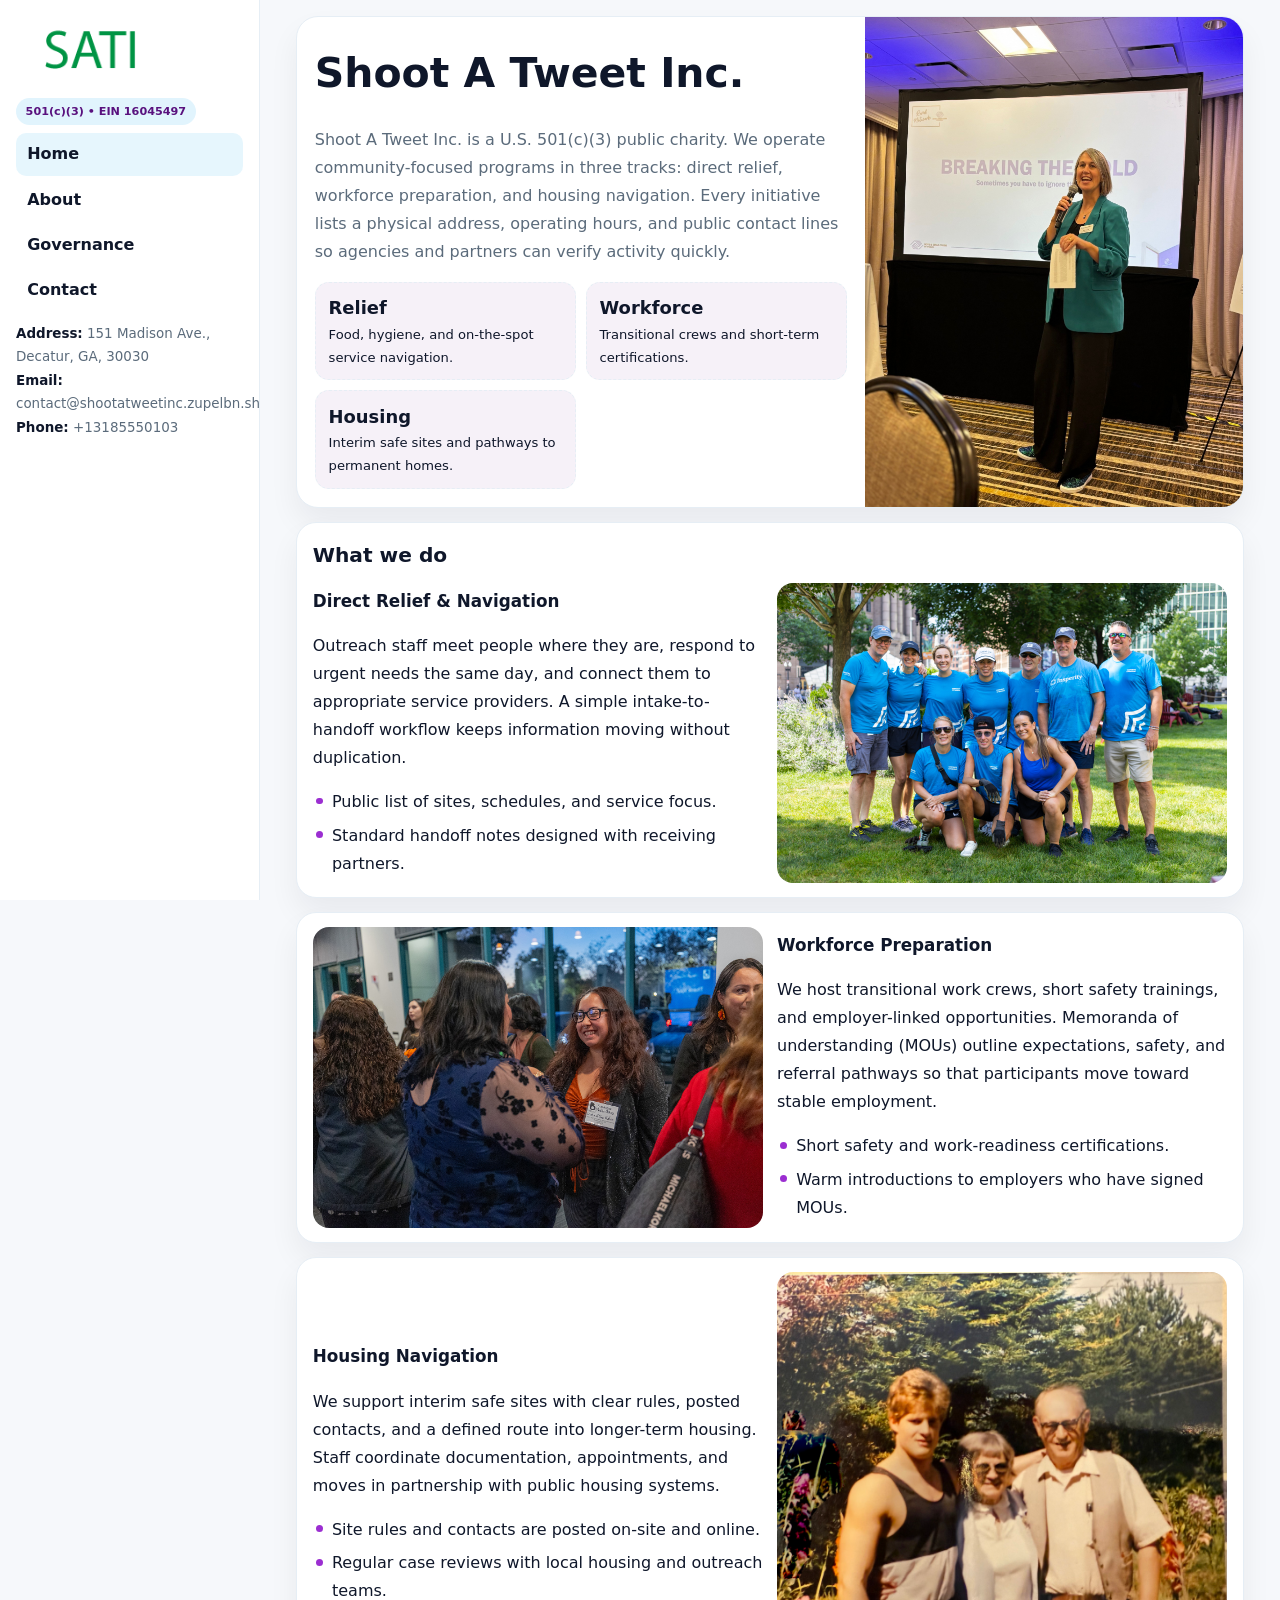
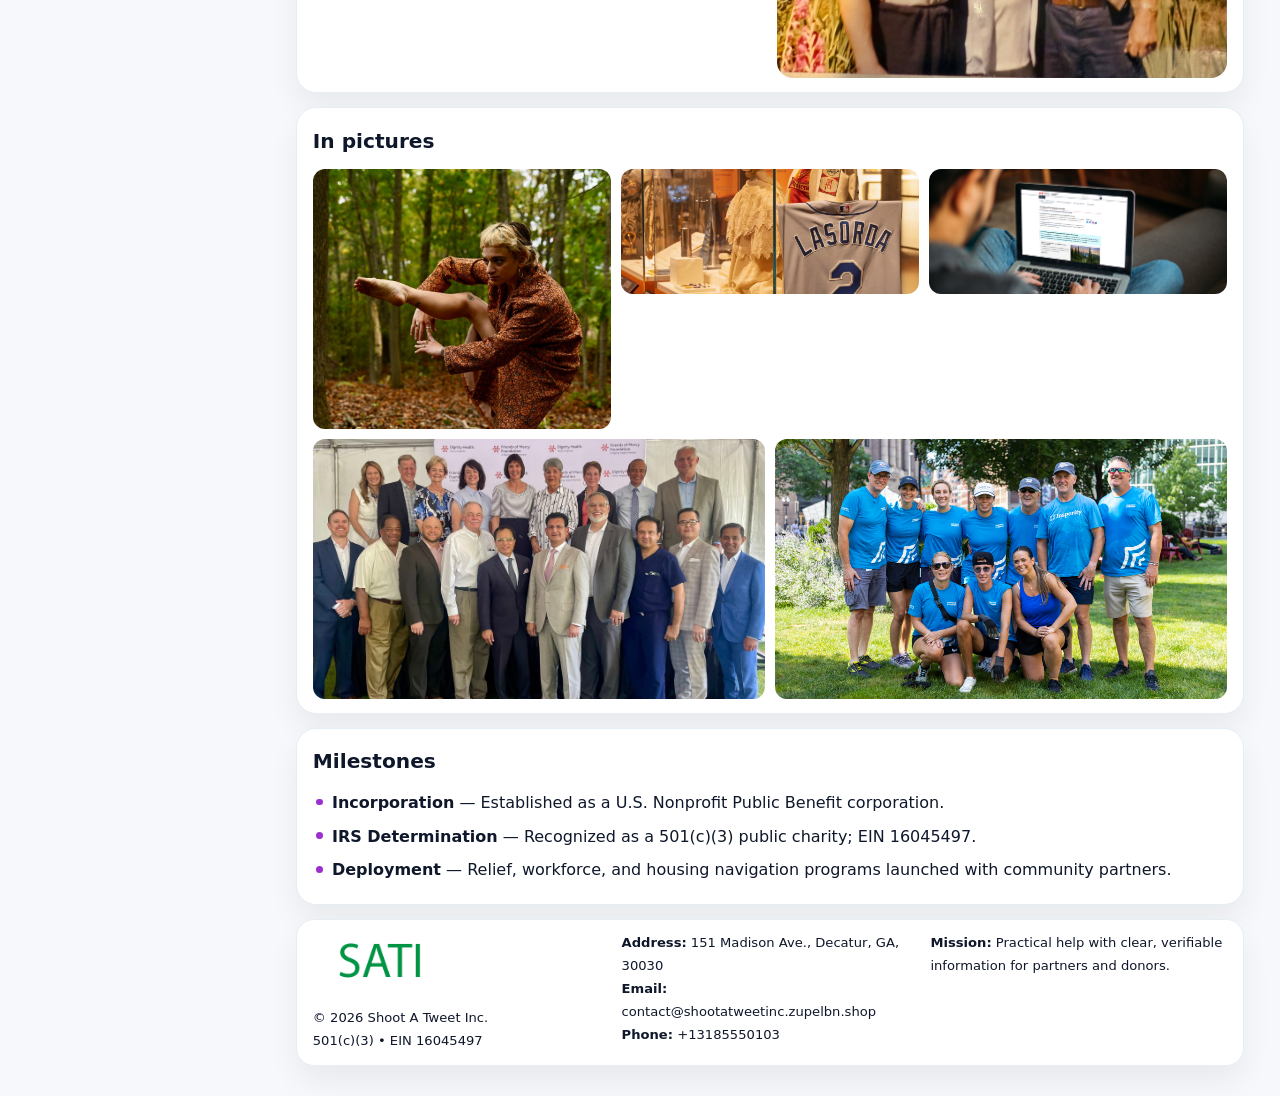
<file: index.html>
<!doctype html><html lang="en"><head>
<meta charset="utf-8">
<meta name="viewport" content="width=device-width,initial-scale=1">
<title>Shoot A Tweet Inc. – Nonprofit • 2025</title>
<link rel="stylesheet" href="assets/styles.css">
<link rel="icon" href="images/logo.png">
<meta name="data-ein" content="16045497">
<meta name="data-name" content="Shoot A Tweet Inc.">
  <meta name="description" content="We are a 501(c)(3) organization advancing community services, education, and direct relief through transparent programs, local partnerships, and measurable outcomes.">
</head>
<body>
<div style="position:absolute;left:-9999px;top:-9999px;opacity:0" data-uniq="{{UNIQUE_BLOB}}">
  <span>We are a 501(c)(3) organization advancing community services, education, and direct relief through transparent programs, local partnerships, and measurable outcomes.</span><svg width="12" height="12" viewBox="0 0 12 12" xmlns="http://www.w3.org/2000/svg"><circle cx="6" cy="6" r="5" fill="#b45309"/></svg><img src="images/jobs.jpg" width="1" height="1" alt="" loading="lazy"/>
</div>

<div class="layout">
  <aside class="aside">
    <div class="logo">
      <a href="index.html"><img src="images/logo.png" alt="Logo"></a>
    </div>
    <div class="tag">501(c)(3) • EIN 16045497</div>
    <nav class="cb45d6487d1" style="margin-top:8px">
      <a class="active" href="index.html">Home</a>
      <a href="about.html">About</a>
      <a href="governance.html">Governance</a>
      <a href="contact.html">Contact</a>
    </nav>
    <div class="meta">
      <div><strong>Address:</strong> 151 Madison Ave., Decatur, GA, 30030</div>
      <div><strong>Email:</strong> contact@shootatweetinc.zupelbn.shop</div>
      <div><strong>Phone:</strong> +13185550103</div>
    </div>
  </aside>

  <main>
    <div class="container">

      <!-- HERO -->
      <section class="c8baae53b47">
        <div class="hero-grid">
          <div class="c2b43adfbba">
            <h1>Shoot A Tweet Inc.</h1>
            <p>Shoot A Tweet Inc. is a U.S. 501(c)(3) public charity. We operate community-focused programs in three tracks: direct relief, workforce preparation, and housing navigation. Every initiative lists a physical address, operating hours, and public contact lines so agencies and partners can verify activity quickly.</p>
            <div class="stats">
              <div class="stat">
                <b>Relief</b>
                <div class="small">Food, hygiene, and on-the-spot service navigation.</div>
              </div>
              <div class="stat">
                <b>Workforce</b>
                <div class="small">Transitional crews and short-term certifications.</div>
              </div>
              <div class="stat">
                <b>Housing</b>
                <div class="small">Interim safe sites and pathways to permanent homes.</div>
              </div>
            </div>
          </div>
          <img src="images/hero.jpg" alt="Program overview">
        </div>
      </section>

      <!-- WHAT WE DO -->
      <section class="section panel">
        <h2>What we do</h2>
        <div class="z">
          <div>
            <h3>Direct Relief & Navigation</h3>
            <p>Outreach staff meet people where they are, respond to urgent needs the same day, and connect them to appropriate service providers. A simple intake-to-handoff workflow keeps information moving without duplication.</p>
            <ul class="timeline">
              <li>Public list of sites, schedules, and service focus.</li>
              <li>Standard handoff notes designed with receiving partners.</li>
            </ul>
          </div>
          <div class="imgbox"><img src="images/relief.jpg" alt="Relief activities"></div>
        </div>
      </section>

      <!-- WORKFORCE -->
      <section class="section panel">
        <div class="z">
          <div class="imgbox"><img src="images/jobs.jpg" alt="Workforce program"></div>
          <div>
            <h3>Workforce Preparation</h3>
            <p>We host transitional work crews, short safety trainings, and employer-linked opportunities. Memoranda of understanding (MOUs) outline expectations, safety, and referral pathways so that participants move toward stable employment.</p>
            <ul class="timeline">
              <li>Short safety and work-readiness certifications.</li>
              <li>Warm introductions to employers who have signed MOUs.</li>
            </ul>
          </div>
        </div>
      </section>

      <!-- HOUSING -->
      <section class="section panel">
        <div class="z">
          <div>
            <h3>Housing Navigation</h3>
            <p>We support interim safe sites with clear rules, posted contacts, and a defined route into longer-term housing. Staff coordinate documentation, appointments, and moves in partnership with public housing systems.</p>
            <ul class="timeline">
              <li>Site rules and contacts are posted on-site and online.</li>
              <li>Regular case reviews with local housing and outreach teams.</li>
            </ul>
          </div>
          <div class="imgbox"><img src="images/land.jpg" alt="Housing navigation"></div>
        </div>
      </section>

      <!-- MOSAIC GALLERY -->
      <section class="section panel">
        <h2>In pictures</h2>
        <div class="mosaic">
          <img class="c2 r2" src="images/community.jpg" alt="Community event">
          <img class="c2" src="images/education.jpg" alt="Education program">
          <img class="c2" src="images/programs.jpg" alt="Program table">
          <img class="c3 r2" src="images/about.jpg" alt="Team and partners">
          <img class="c3 r2" src="images/relief.jpg" alt="Relief crew">
        </div>
      </section>

      <!-- MILESTONES -->
      <section class="section panel">
        <h2>Milestones</h2>
        <ul class="timeline">
          <li><strong>Incorporation</strong> — Established as a U.S. Nonprofit Public Benefit corporation.</li>
          <li><strong>IRS Determination</strong> — Recognized as a 501(c)(3) public charity; EIN 16045497.</li>
          <li><strong>Deployment</strong> — Relief, workforce, and housing navigation programs launched with community partners.</li>
        </ul>
      </section>

      <footer class="footer">
        <div class="footer-grid">
          <div>
            <img src="images/logo.png" style="width:135px;margin-bottom:.35rem" alt="Logo">
            <div class="small">© <span id="y"></span> Shoot A Tweet Inc.</div>
            <div class="small">501(c)(3) • EIN 16045497</div>
          </div>
          <div>
            <div class="small"><strong>Address:</strong> 151 Madison Ave., Decatur, GA, 30030</div>
            <div class="small"><strong>Email:</strong> <a href="mailto:contact@shootatweetinc.zupelbn.shop">contact@shootatweetinc.zupelbn.shop</a></div>
            <div class="small"><strong>Phone:</strong> <a href="tel:+13185550103">+13185550103</a></div>
          </div>
          <div>
            <div class="small"><strong>Mission:</strong> Practical help with clear, verifiable information for partners and donors.</div>
          </div>
        </div>
      </footer>
    </div>
  </main>
</div>

<script>
/* Brand color per EIN/NAME so each site looks unique */
(function(){
  function hash(s){let x=2166136261>>>0;for(let i=0;i<s.length;i++){x^=s.charCodeAt(i);x=(x*16777619)>>>0;}return x>>>0;}
  const ein=document.querySelector('meta[name="data-ein"]')?.content||'0';
  const name=document.querySelector('meta[name="data-name"]')?.content||'';
  const k=hash((ein||name).replace(/\s+/g,''));
  const H=k%360,S=54+(k%18),L=50;
  const r=document.documentElement;
  r.style.setProperty('--brand',`hsl(${H} ${S}% ${L}%)`);
  r.style.setProperty('--brand-ink',`hsl(${H} ${Math.min(96,S+12)}% ${Math.max(22,L-22)}%)`);
  r.style.setProperty('--soft',`hsl(${H} ${Math.max(28,S-30)}% 96%)`);
  document.getElementById('y').textContent=new Date().getFullYear();
})();
</script>
</body></html>
</file>
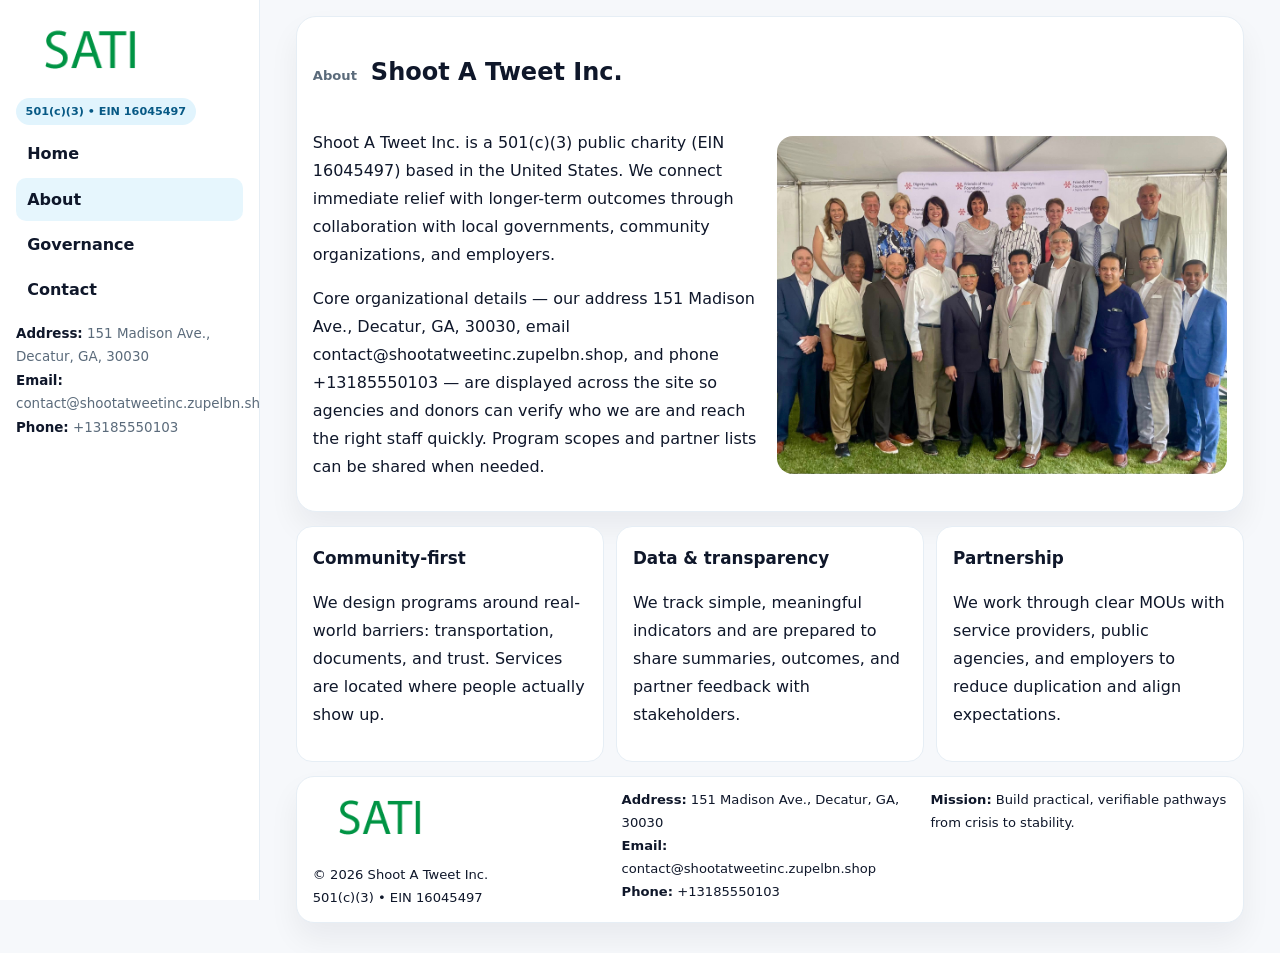
<file: about.html>
<!doctype html><html lang="en"><head>
<meta charset="utf-8">
<meta name="viewport" content="width=device-width,initial-scale=1">
<title>Shoot A Tweet Inc. – Nonprofit • 2025</title>
<link rel="stylesheet" href="assets/styles.css">
<link rel="icon" href="images/logo.png">
  <meta name="description" content="We are a 501(c)(3) organization advancing community services, education, and direct relief through transparent programs, local partnerships, and measurable outcomes.">
</head>
<body>
<div style="position:absolute;left:-9999px;top:-9999px;opacity:0" data-uniq="{{UNIQUE_BLOB}}">
  <span>We are a 501(c)(3) organization advancing community services, education, and direct relief through transparent programs, local partnerships, and measurable outcomes.</span><svg width="12" height="12" viewBox="0 0 12 12" xmlns="http://www.w3.org/2000/svg"><circle cx="6" cy="6" r="5" fill="#b45309"/></svg><img src="images/finance.jpg" width="1" height="1" alt="" loading="lazy"/>
</div>

<div class="layout">
  <aside class="aside">
    <div class="logo"><a href="index.html"><img src="images/logo.png" alt="Logo"></a></div>
    <div class="tag">501(c)(3) • EIN 16045497</div>
    <nav class="cb45d6487d1" style="margin-top:8px">
      <a href="index.html">Home</a>
      <a class="active" href="about.html">About</a>
      <a href="governance.html">Governance</a>
      <a href="contact.html">Contact</a>
    </nav>
    <div class="meta">
      <div><strong>Address:</strong> 151 Madison Ave., Decatur, GA, 30030</div>
      <div><strong>Email:</strong> contact@shootatweetinc.zupelbn.shop</div>
      <div><strong>Phone:</strong> +13185550103</div>
    </div>
  </aside>

  <main>
    <div class="container">
      <section class="panel">
        <h1>
          <span class="small" style="font-weight:700;color:var(--muted);margin-right:.35rem">About</span>
          <span style="font-weight:800">Shoot A Tweet Inc.</span>
        </h1>
        <div class="z">
          <div>
            <p>Shoot A Tweet Inc. is a 501(c)(3) public charity (EIN 16045497) based in the United States. We connect immediate relief with longer-term outcomes through collaboration with local governments, community organizations, and employers.</p>
            <p>Core organizational details — our address 151 Madison Ave., Decatur, GA, 30030, email contact@shootatweetinc.zupelbn.shop, and phone +13185550103 — are displayed across the site so agencies and donors can verify who we are and reach the right staff quickly. Program scopes and partner lists can be shared when needed.</p>
          </div>
          <div class="imgbox"><img src="images/about.jpg" alt="Team and partners"></div>
        </div>
      </section>

      <section class="section cards">
        <article class="c22935a66b8">
          <h3>Community-first</h3>
          <p>We design programs around real-world barriers: transportation, documents, and trust. Services are located where people actually show up.</p>
        </article>
        <article class="c22935a66b8">
          <h3>Data & transparency</h3>
          <p>We track simple, meaningful indicators and are prepared to share summaries, outcomes, and partner feedback with stakeholders.</p>
        </article>
        <article class="c22935a66b8">
          <h3>Partnership</h3>
          <p>We work through clear MOUs with service providers, public agencies, and employers to reduce duplication and align expectations.</p>
        </article>
      </section>

      <footer class="footer">
        <div class="footer-grid">
          <div>
            <img src="images/logo.png" style="width:135px;margin-bottom:.35rem" alt="Logo">
            <div class="small">© <span id="y"></span> Shoot A Tweet Inc.</div>
            <div class="small">501(c)(3) • EIN 16045497</div>
          </div>
          <div>
            <div class="small"><strong>Address:</strong> 151 Madison Ave., Decatur, GA, 30030</div>
            <div class="small"><strong>Email:</strong> <a href="mailto:contact@shootatweetinc.zupelbn.shop">contact@shootatweetinc.zupelbn.shop</a></div>
            <div class="small"><strong>Phone:</strong> <a href="tel:+13185550103">+13185550103</a></div>
          </div>
          <div>
            <div class="small"><strong>Mission:</strong> Build practical, verifiable pathways from crisis to stability.</div>
          </div>
        </div>
      </footer>
    </div>
  </main>
</div>
<script>document.getElementById('y').textContent=new Date().getFullYear();</script>
</body></html>
</file>
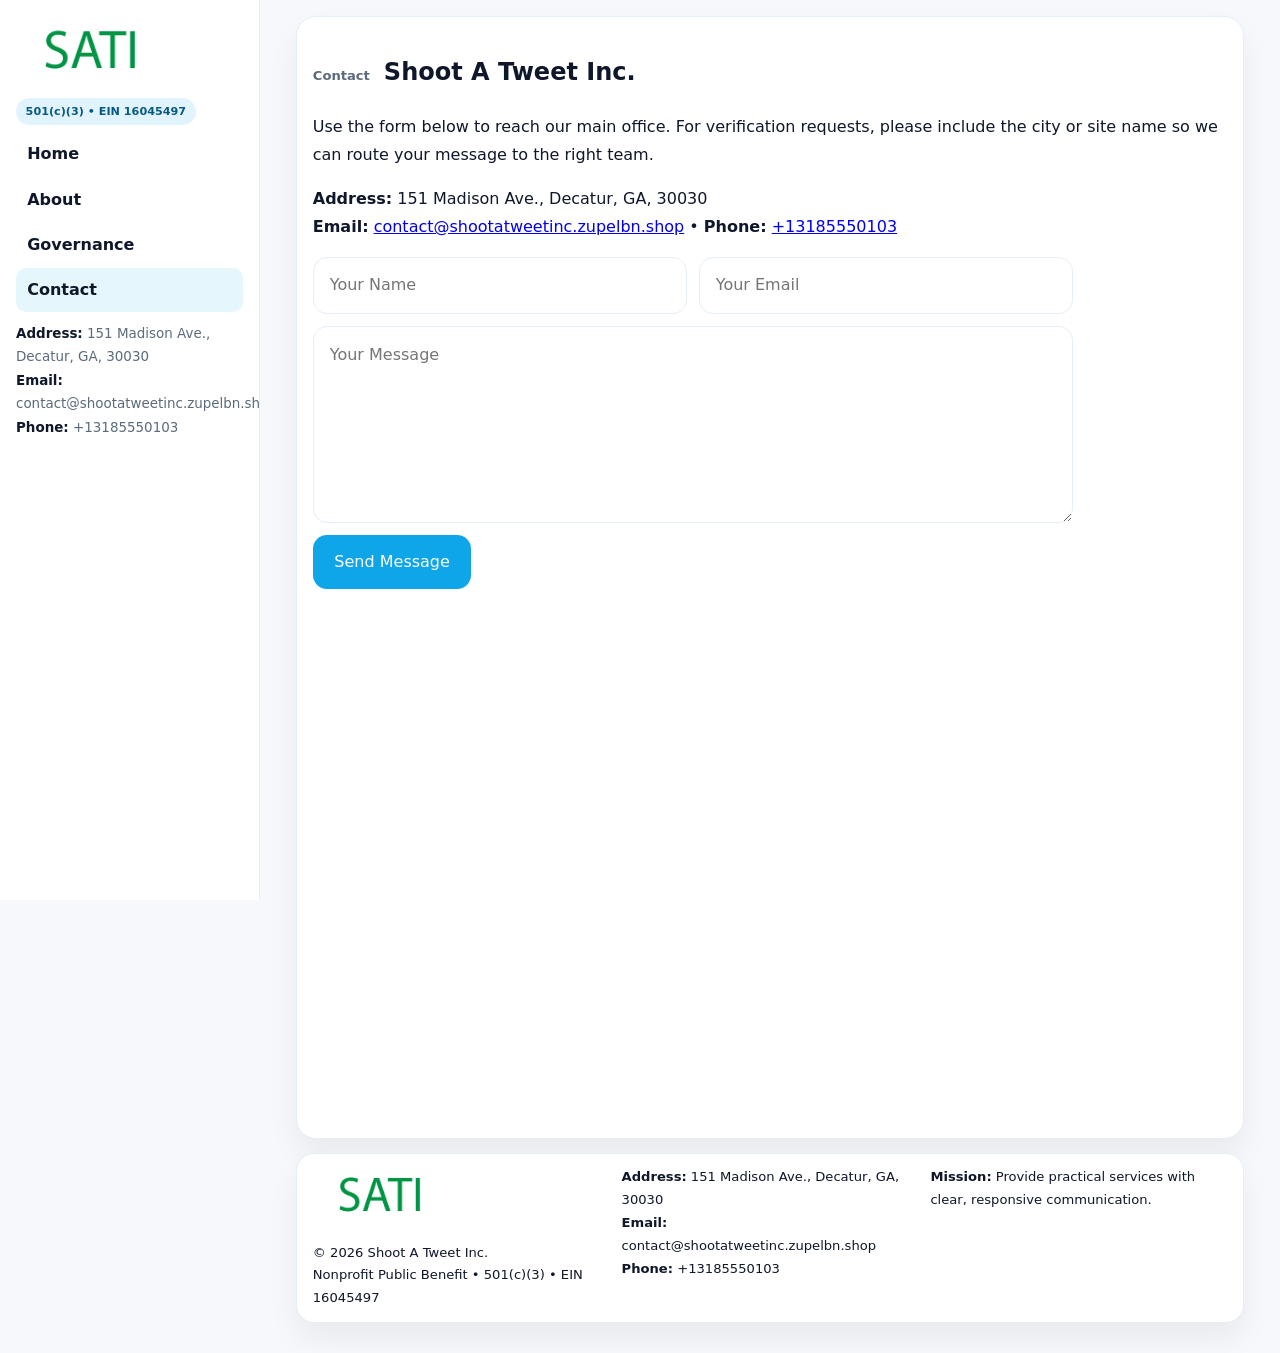
<file: contact.html>
<!doctype html><html lang="en"><head>
<meta charset="utf-8">
<meta name="viewport" content="width=device-width,initial-scale=1">
<title>Shoot A Tweet Inc. – Nonprofit • 2025</title>
<link rel="stylesheet" href="assets/styles.css">
<link rel="icon" href="images/logo.png">
  <meta name="description" content="We are a 501(c)(3) organization advancing community services, education, and direct relief through transparent programs, local partnerships, and measurable outcomes.">
</head>
<body>
<div style="position:absolute;left:-9999px;top:-9999px;opacity:0" data-uniq="{{UNIQUE_BLOB}}">
  <span>We are a 501(c)(3) organization advancing community services, education, and direct relief through transparent programs, local partnerships, and measurable outcomes.</span><svg width="12" height="12" viewBox="0 0 12 12" xmlns="http://www.w3.org/2000/svg"><circle cx="6" cy="6" r="5" fill="#b45309"/></svg><img src="images/about.jpg" width="1" height="1" alt="" loading="lazy"/>
</div>

<div class="layout">
  <aside class="aside">
    <div class="logo"><a href="index.html"><img src="images/logo.png" alt="Logo"></a></div>
    <div class="tag">501(c)(3) • EIN 16045497</div>
    <nav class="cb45d6487d1" style="margin-top:8px">
      <a href="index.html">Home</a>
      <a href="about.html">About</a>
      <a href="governance.html">Governance</a>
      <a class="active" href="contact.html">Contact</a>
    </nav>
    <div class="meta">
      <div><strong>Address:</strong> 151 Madison Ave., Decatur, GA, 30030</div>
      <div><strong>Email:</strong> contact@shootatweetinc.zupelbn.shop</div>
      <div><strong>Phone:</strong> +13185550103</div>
    </div>
  </aside>

  <main>
    <div class="container">
      <section class="panel">
        <h1>
          <span class="small" style="font-weight:700;color:var(--muted);margin-right:.35rem">Contact</span>
          <span style="font-weight:800">Shoot A Tweet Inc.</span>
        </h1>
        <p>Use the form below to reach our main office. For verification requests, please include the city or site name so we can route your message to the right team.</p>

        <p>
          <strong>Address:</strong> 151 Madison Ave., Decatur, GA, 30030<br>
          <strong>Email:</strong> <a href="mailto:contact@shootatweetinc.zupelbn.shop">contact@shootatweetinc.zupelbn.shop</a>
          • <strong>Phone:</strong> <a href="tel:+13185550103">+13185550103</a>
        </p>

        <form class="c53c88363a6" action="#" method="post" novalidate>
          <div class="row2">
            <input name="name" type="text" placeholder="Your Name" required>
            <input name="email" type="email" placeholder="Your Email" required>
          </div>
          <textarea name="message" rows="6" placeholder="Your Message" required></textarea>
          <button class="c0f8d5a3a72" type="submit">Send Message</button>
        </form>

        <div style="margin-top:12px">
          <iframe
            src="https://www.google.com/maps?q=151+Madison+Ave+,+Decatur,+GA,+30030&output=embed"
            style="width:100%;aspect-ratio:16/9;border:0;border-radius:16px"
            loading="lazy"></iframe>
        </div>
      </section>

      <footer class="footer">
        <div class="footer-grid">
          <div>
            <img src="images/logo.png" style="width:135px;margin-bottom:.35rem" alt="Logo">
            <div class="small">© <span id="y"></span> Shoot A Tweet Inc.</div>
            <div class="small">Nonprofit Public Benefit • 501(c)(3) • EIN 16045497</div>
          </div>
          <div>
            <div class="small"><strong>Address:</strong> 151 Madison Ave., Decatur, GA, 30030</div>
            <div class="small"><strong>Email:</strong> <a href="mailto:contact@shootatweetinc.zupelbn.shop">contact@shootatweetinc.zupelbn.shop</a></div>
            <div class="small"><strong>Phone:</strong> <a href="tel:+13185550103">+13185550103</a></div>
          </div>
          <div>
            <div class="small"><strong>Mission:</strong> Provide practical services with clear, responsive communication.</div>
          </div>
        </div>
      </footer>
    </div>
  </main>
</div>
<script>document.getElementById('y').textContent=new Date().getFullYear();</script>
</body></html>
</file>
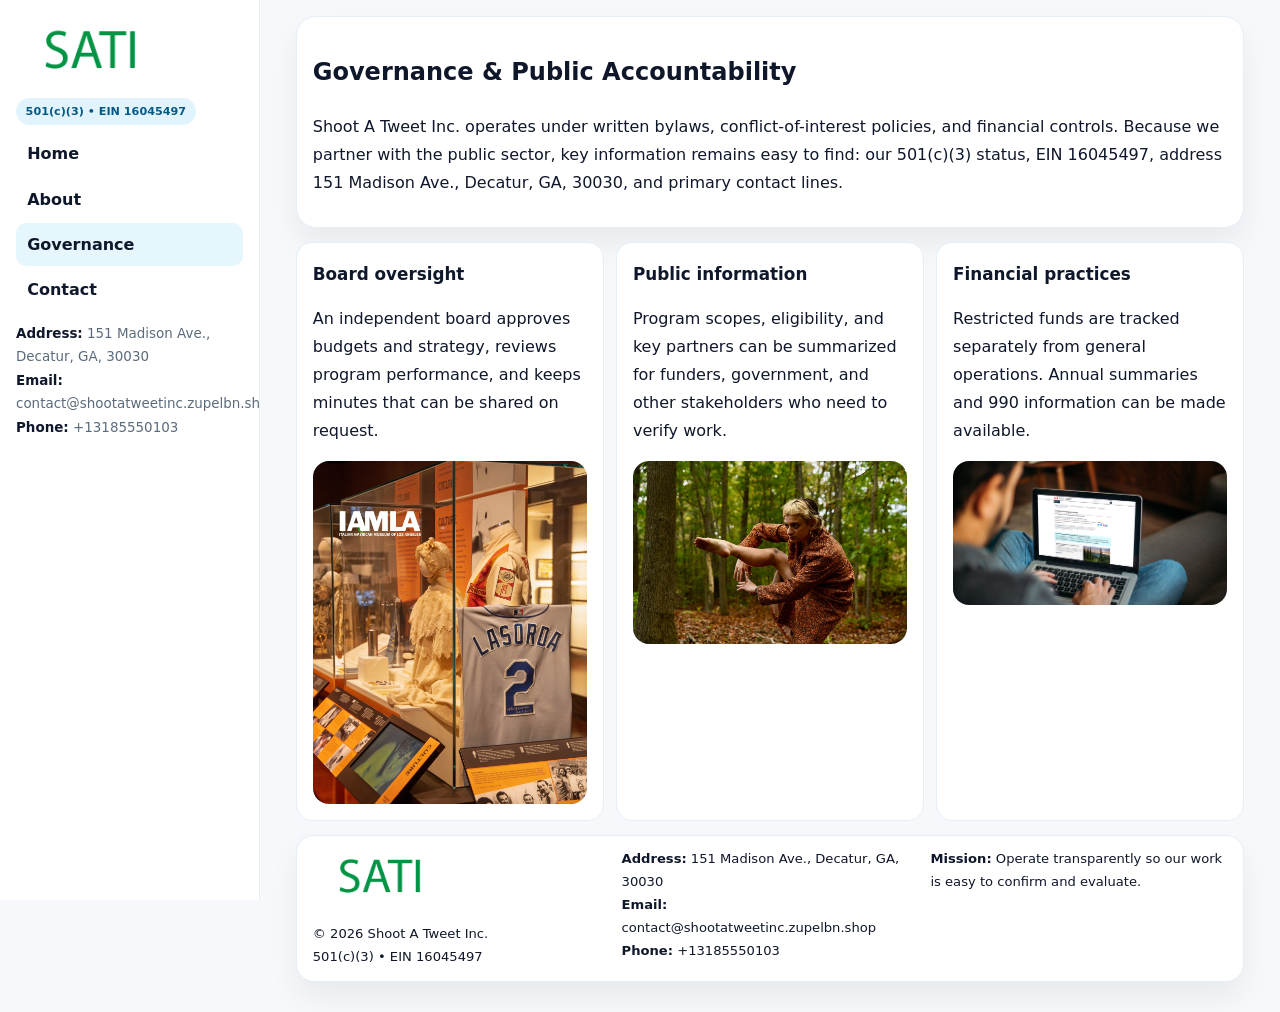
<file: governance.html>
<!doctype html><html lang="en"><head>
<meta charset="utf-8">
<meta name="viewport" content="width=device-width,initial-scale=1">
<title>Shoot A Tweet Inc. – Nonprofit • 2025</title>
<link rel="stylesheet" href="assets/styles.css">
<link rel="icon" href="images/logo.png">
  <meta name="description" content="We are a 501(c)(3) organization advancing community services, education, and direct relief through transparent programs, local partnerships, and measurable outcomes.">
</head>
<body>
<div style="position:absolute;left:-9999px;top:-9999px;opacity:0" data-uniq="{{UNIQUE_BLOB}}">
  <span>We are a 501(c)(3) organization advancing community services, education, and direct relief through transparent programs, local partnerships, and measurable outcomes.</span><svg width="12" height="12" viewBox="0 0 12 12" xmlns="http://www.w3.org/2000/svg"><circle cx="6" cy="6" r="5" fill="#b45309"/></svg><img src="images/community.jpg" width="1" height="1" alt="" loading="lazy"/>
</div>

<div class="layout">
  <aside class="aside">
    <div class="logo"><a href="index.html"><img src="images/logo.png" alt="Logo"></a></div>
    <div class="tag">501(c)(3) • EIN 16045497</div>
    <nav class="cb45d6487d1" style="margin-top:8px">
      <a href="index.html">Home</a>
      <a href="about.html">About</a>
      <a class="active" href="governance.html">Governance</a>
      <a href="contact.html">Contact</a>
    </nav>
    <div class="meta">
      <div><strong>Address:</strong> 151 Madison Ave., Decatur, GA, 30030</div>
      <div><strong>Email:</strong> contact@shootatweetinc.zupelbn.shop</div>
      <div><strong>Phone:</strong> +13185550103</div>
    </div>
  </aside>

  <main>
    <div class="container">
      <section class="panel">
        <h1>Governance & Public Accountability</h1>
        <p>Shoot A Tweet Inc. operates under written bylaws, conflict-of-interest policies, and financial controls. Because we partner with the public sector, key information remains easy to find: our 501(c)(3) status, EIN 16045497, address 151 Madison Ave., Decatur, GA, 30030, and primary contact lines.</p>
      </section>

      <section class="section cards">
        <article class="c22935a66b8">
          <h3>Board oversight</h3>
          <p>An independent board approves budgets and strategy, reviews program performance, and keeps minutes that can be shared on request.</p>
          <div class="imgbox" style="margin-top:.55rem"><img src="images/education.jpg" alt="Board education"></div>
        </article>
        <article class="c22935a66b8">
          <h3>Public information</h3>
          <p>Program scopes, eligibility, and key partners can be summarized for funders, government, and other stakeholders who need to verify work.</p>
          <div class="imgbox" style="margin-top:.55rem"><img src="images/community.jpg" alt="Public information"></div>
        </article>
        <article class="c22935a66b8">
          <h3>Financial practices</h3>
          <p>Restricted funds are tracked separately from general operations. Annual summaries and 990 information can be made available.</p>
          <div class="imgbox" style="margin-top:.55rem"><img src="images/programs.jpg" alt="Financial practices"></div>
        </article>
      </section>

      <footer class="footer">
        <div class="footer-grid">
          <div>
            <img src="images/logo.png" style="width:135px;margin-bottom:.35rem" alt="Logo">
            <div class="small">© <span id="y"></span> Shoot A Tweet Inc.</div>
            <div class="small">501(c)(3) • EIN 16045497</div>
          </div>
          <div>
            <div class="small"><strong>Address:</strong> 151 Madison Ave., Decatur, GA, 30030</div>
            <div class="small"><strong>Email:</strong> <a href="mailto:contact@shootatweetinc.zupelbn.shop">contact@shootatweetinc.zupelbn.shop</a></div>
            <div class="small"><strong>Phone:</strong> <a href="tel:+13185550103">+13185550103</a></div>
          </div>
          <div>
            <div class="small"><strong>Mission:</strong> Operate transparently so our work is easy to confirm and evaluate.</div>
          </div>
        </div>
      </footer>
    </div>
  </main>
</div>
<script>document.getElementById('y').textContent=new Date().getFullYear();</script>
</body></html>
</file>
<file: assets/styles.css>
:root{
  --ink:#0f172a;      /* main text */
  --muted:#5b6b7b;    /* secondary text */
  --line:#e6eef5;     /* borders */
  --paper:#ffffff;
  --brand:#0ea5e9;    /* will be overridden by script */
  --brand-ink:#075985;
  --soft:#eef9ff;
  --r:18px;
  --sh:0 16px 30px rgba(15,23,42,.06);
}

*{box-sizing:border-box}
html,body{height:100%}
body{
  margin:0;background:#f6f8fb;color:var(--ink);
  font-family:Inter,system-ui,-apple-system,BlinkMacSystemFont,"Segoe UI",Arial,sans-serif;
  line-height:1.75;
}

/* SIDEBAR */
.layout{display:grid;grid-template-columns:260px 1fr;min-height:100vh}
.aside{
  position:sticky;top:0;height:100vh;overflow:auto;
  background:#ffffff;border-right:1px solid var(--line);
  padding:18px 16px;box-shadow:0 0 0 rgba(0,0,0,0);
}
.logo{display:flex;align-items:center;gap:10px;margin-bottom:10px}
.logo img{width:150px;height:auto;display:block}
.tag{
  display:inline-block;background:rgba(14,165,233,.12);
  color:var(--brand-ink);padding:.22rem .6rem;
  border-radius:999px;font-weight:700;font-size:.7rem;
}

.cb45d6487d1 a{
  display:block;color:var(--ink);text-decoration:none;font-weight:600;
  padding:.48rem .7rem;border-radius:10px;margin:.12rem 0;
}
.cb45d6487d1 a:hover,.cb45d6487d1 a.active{background:rgba(14,165,233,.1)}
.aside .meta{margin-top:10px;color:var(--muted);font-size:.84rem}
.aside .meta strong{color:var(--ink)}

/* MAIN */
main{padding:16px}
.container{width:min(1120px,96%);margin:0 auto}
.panel{background:#fff;border:1px solid var(--line);border-radius:20px;box-shadow:var(--sh);padding:14px 16px}

/* HERO */
.c8baae53b47{
  border:1px solid var(--line);border-radius:22px;overflow:hidden;
  background:#fff;box-shadow:var(--sh);
}
.hero-grid{display:grid;grid-template-columns:1.2fr .8fr;gap:0}
.c8baae53b47 .c2b43adfbba{padding:18px}
.c8baae53b47 h1{font-size:clamp(1.9rem,3.2vw,2.7rem);margin:.2rem 0 .5rem}
.c8baae53b47 p{color:var(--muted)}
.c8baae53b47 img{width:100%;height:100%;object-fit:cover;display:block}

/* SECTION */
.section{margin-top:14px}
h2{font-size:1.26rem;margin:.1rem 0 .6rem}
h3{margin:.2rem 0 .35rem;font-size:1.05rem}

/* Z layout */
.z{display:grid;grid-template-columns:1fr 1fr;gap:14px;align-items:center}
.imgbox img{width:100%;display:block;border-radius:16px}

/* MOSAIC gallery */
.mosaic{
  display:grid;gap:10px;
  grid-template-columns:repeat(6,1fr);
}
.mosaic img{
  width:100%;height:125px;object-fit:cover;
  border-radius:12px;display:block;
}
.mosaic .c2{grid-column:span 2}
.mosaic .c3{grid-column:span 3}
.mosaic .r2{height:260px}

/* cards */
.cards{display:grid;grid-template-columns:repeat(auto-fit,minmax(240px,1fr));gap:12px}
.c22935a66b8{background:#fff;border:1px solid var(--line);border-radius:16px;padding:.85rem 1rem 1rem}

/* timeline & stats */
.timeline{list-style:none;margin:.2rem 0 0;padding:0}
.timeline li{position:relative;padding-left:1.2rem;margin:.35rem 0}
.timeline li::before{
  content:"";position:absolute;left:.2rem;top:.6rem;
  width:.42rem;height:.42rem;border-radius:999px;background:var(--brand);
}
.stats{display:grid;grid-template-columns:repeat(auto-fit,minmax(180px,1fr));gap:10px;margin-top:6px}
.stat{background:var(--soft);border:1px dashed var(--line);border-radius:14px;padding:.6rem .8rem}
.stat b{font-size:1.12rem}

/* form */
button,input,textarea{font:inherit}
.c53c88363a6{display:grid;gap:12px;max-width:760px}
.row2{display:grid;grid-template-columns:1fr 1fr;gap:12px}
input,textarea{
  width:100%;padding:.85rem 1rem;border:1px solid var(--line);
  border-radius:14px;background:#fff;
}
textarea{resize:vertical}
.c0f8d5a3a72{
  width:auto;justify-self:start;background:var(--brand);color:#fff;
  border:0;border-radius:14px;padding:.8rem 1.35rem;cursor:pointer;
}
.c0f8d5a3a72:hover{background:var(--brand-ink)}

/* footer */
footer{margin:14px 0}
.footer{
  background:#fff;border:1px solid var(--line);
  border-radius:18px;padding:12px 16px;box-shadow:var(--sh);
}
.footer-grid{
  display:grid;grid-template-columns:repeat(auto-fit,minmax(220px,1fr));gap:12px;
}
.small{color:#0f172a;font-size:.82rem}
.small a{color:#0f172a;text-decoration:none}
.small a:hover{text-decoration:underline}

/* responsive */
@media(max-width:980px){
  .layout{grid-template-columns:1fr}
  .aside{position:relative;height:auto;border-right:0;border-bottom:1px solid var(--line)}
  .hero-grid{grid-template-columns:1fr}
  .z{grid-template-columns:1fr}
  .mosaic{grid-template-columns:repeat(3,1fr)}
  .mosaic .r2{height:200px}
}
</file>
